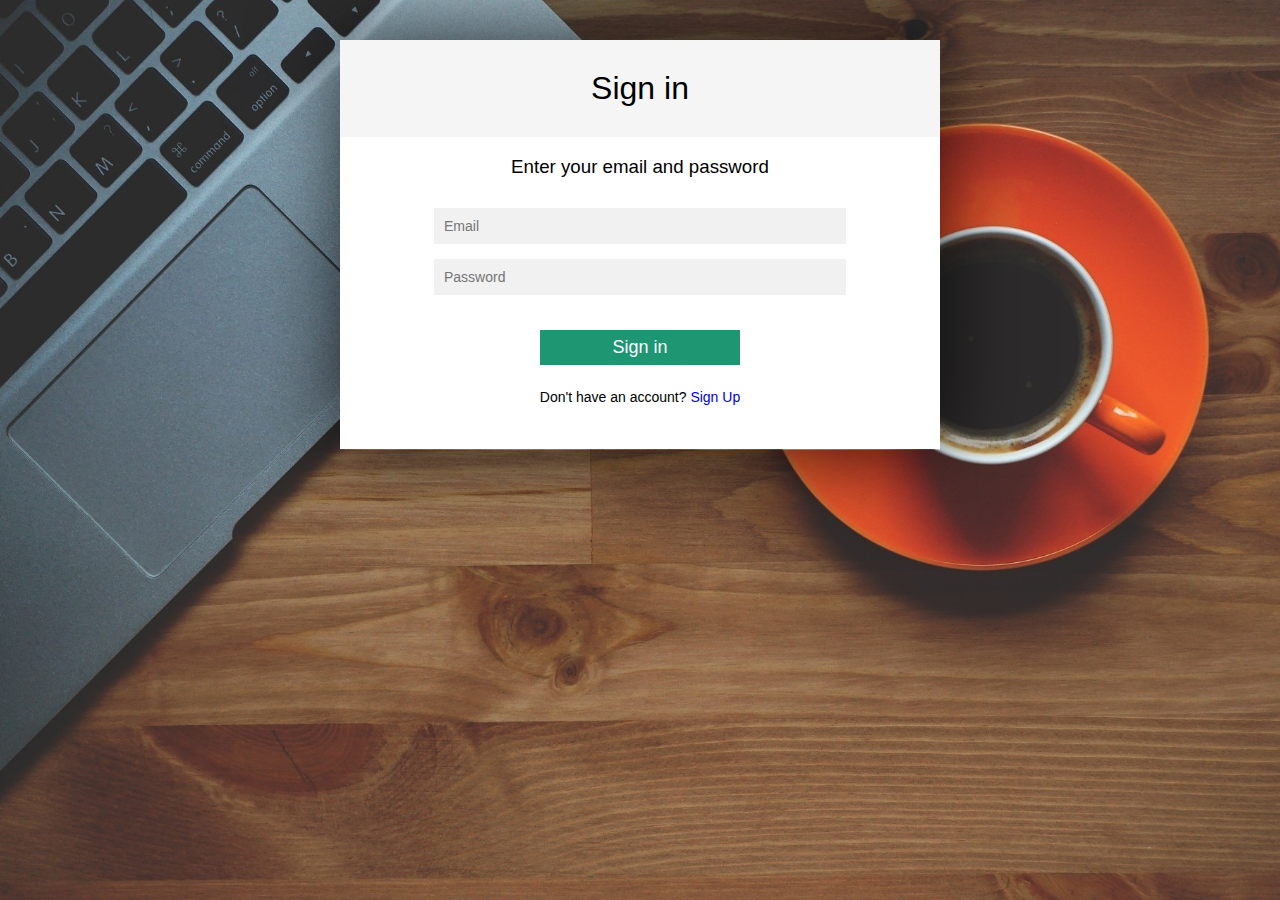
<file: index.html>
<!DOCTYPE html>
<html lang="en">

<head>
  <meta charset="UTF-8">
  <meta name="viewport" content="width=device-width, initial-scale=1.0">
  <meta http-equiv="X-UA-Compatible" content="ie=edge">
  <link href='https://fonts.googleapis.com/css?family=Roboto' rel='stylesheet'>
  <link rel="stylesheet" href="https://stackpath.bootstrapcdn.com/bootstrap/4.3.1/css/bootstrap.min.css" integrity="sha384-ggOyR0iXCbMQv3Xipma34MD+dH/1fQ784/j6cY/iJTQUOhcWr7x9JvoRxT2MZw1T"
    crossorigin="anonymous">
  <script src="js/jquery-2.1.4.min.js"></script>
  <link rel="stylesheet" href="css/homepage.css">
  <title>Home page</title>
</head>

<body>
  <div class="wrapper">
    <header>
      <div class="navig">
        <img src="img/logo.png" height="60" alt="LOGO">
      </div>
      <a href="profile.html" id="name">
      </a>
      <div class="right">
        <a href="about/index.html" class="about">About us</a>
        <div onclick="logout()" class="logout">Logout</div>
      </div>
    </header>
    <div class="container" id="disableMessage" style="display: none">
      <h1>You are blocked!</h1>
    </div>
    <div id="mainContent">
      <section id="select">
        <div class="container">
          <div class="select">
            <div onclick="select(0)" class="selectBtn selectBtn_active">Smart Tasks</div>
            <div onclick="select(1)" class="selectBtn ">Schedule</div>
          </div>
        </div>
      </section>
      <section id="tasks">
        <div class="container">
          <a href="addTask.html" id="addBtn" style="display: none" class="addBtn">Add task</a>
          <div class="tasks">
            <table id="task_table">
              <thead>
                <tr class="head">
                  <th>Subject name</th>
                  <th>Task</th>
                  <th>Deadline</th>
                  <th>Completed</th>
                </tr>
              </thead>
            </table>
          </div>
        </div>
      </section>
      <section id="schedule" style="display: none">
        <div class="container">
          <div class="schedule">
            <div class="loader" id="loader" style="display: none"></div>
            <div class="buttons">
              <button id="btn1" class="button">Monday</button>
              <button id="btn2" class="button">Tuesday</button>
              <button id="btn3" class="button">Wednesday</button>
              <button id="btn4" class="button">Thursday</button>
              <button id="btn5" class="button">Friday</button>
              <button id="btn6" class="button">Saturday</button>
            </div>
            <table class="schedule_table" id="1">

              <tr class="head">
                <th>Time</th>
                <th>Subject</th>
                <th>Places</th>
              </tr>

            </table>
            <table class="schedule_table" id="2">
              <tr class="head">
                <th>Time</th>
                <th>Subject</th>
                <th>Places</th>
              </tr>
            </table>
            <table class="schedule_table" id="3">
              <tr class="head">
                <th>Time</th>
                <th>Subject</th>
                <th>Places</th>
              </tr>
            </table>
            <table class="schedule_table" id="4">
              <tr class="head">
                <th>Time</th>
                <th>Subject</th>
                <th>Places</th>
              </tr>
            </table>
            <table class="schedule_table" id="5">
              <tr class="head">
                <th>Time</th>
                <th>Subject</th>
                <th>Places</th>
              </tr>
            </table>
            <table class="schedule_table" id="6">
              <tr class="head">
                <th>Time</th>
                <th>Subject</th>
                <th>Places</th>
              </tr>
            </table>
          </div>
        </div>
      </section>
      <div class="push"></div>
    </div>
  </div>
  <footer>
    ©Copyright 2020, Created By Yessentay and Anelya
  </footer>
  <script src="js/home.js"></script>
</body>

</html>
</file>
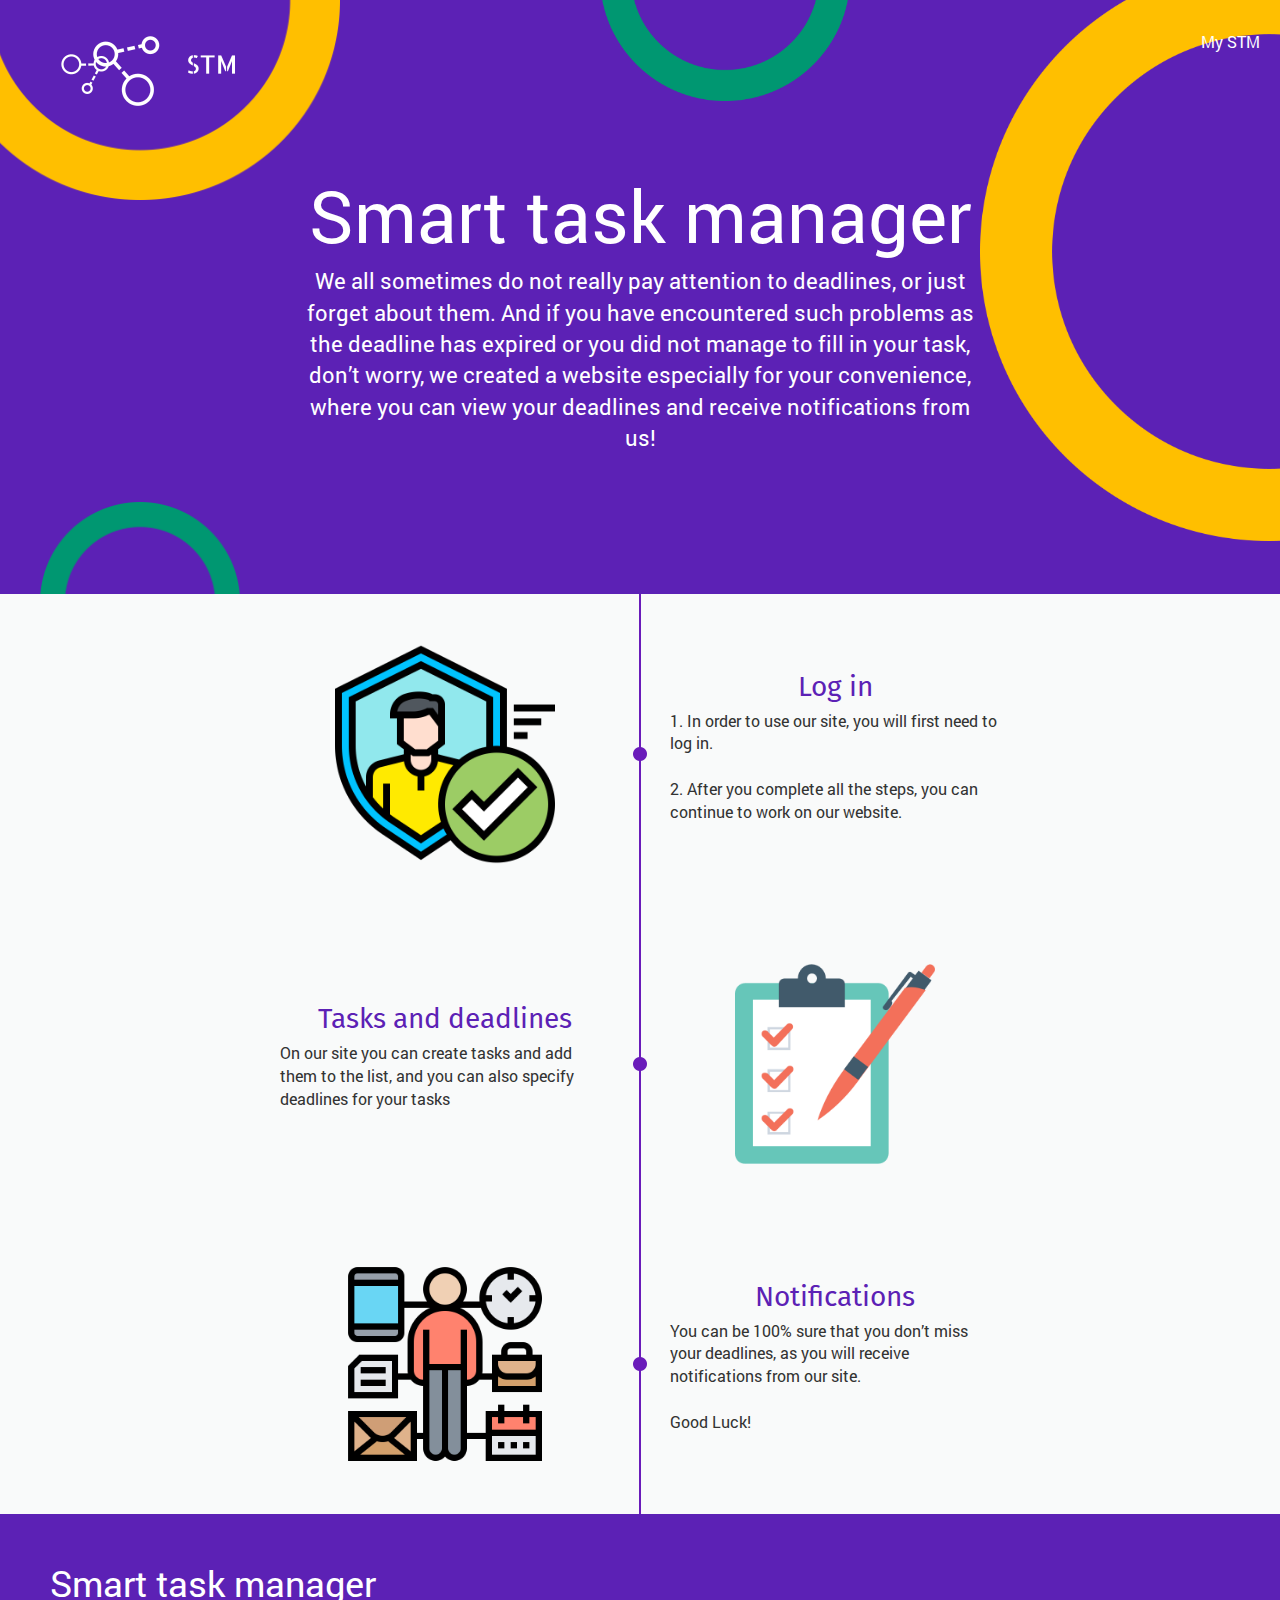
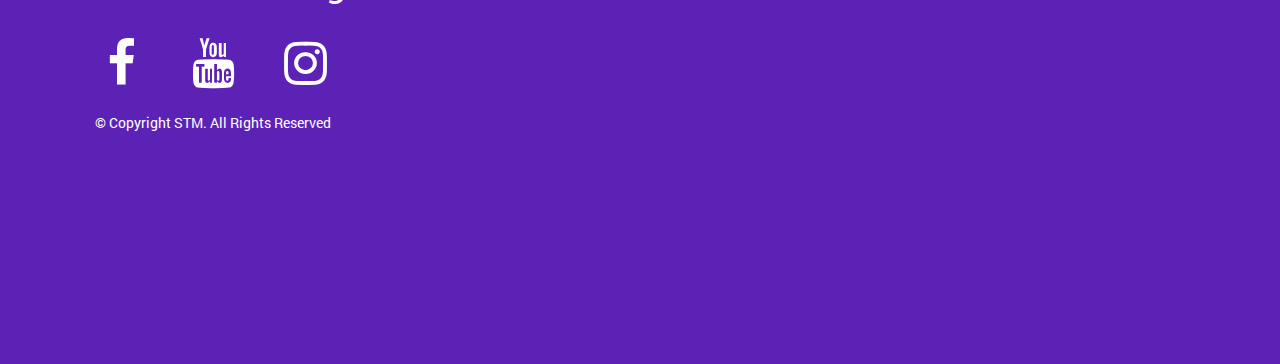
<file: about/index.html>
<!DOCTYPE html>
<html lang="en">

<head>
    <meta charset="UTF-8">
    <meta name="viewport" content="width=device-width, initial-scale=1">
    <title>About us </title>
    <link rel="stylesheet" href="https://cdnjs.cloudflare.com/ajax/libs/font-awesome/4.7.0/css/font-awesome.min.css">
    <script src="https://ajax.googleapis.com/ajax/libs/jquery/3.1.1/jquery.min.js"></script>
    <script src="http://api-maps.yandex.ru/2.1/?lang=ru_RU" type="text/javascript"></script>
    <link href="css/bootstrap.min.css" rel="stylesheet">
    <link rel="stylesheet" href="css/style.css">
    <script src="textyle.js"></script>

    <script>
        $('.s-text').textyle({
            duration: 500
        });
    </script>
</head>

<body>

    <div class="header" id="#box">
        <img src="images/shape1.png" width="400" class="shape1" alt="">
        <img src="images/shape2.png" width="300" class="shape2" alt="">
        <img src="images/shape3.png" width="250" class="shape3" alt="">
        <img src="images/shape4.png" width="200" class="shape4" alt="">
        <div class="container-fluid">

            <div class=" clearfix">
                <a href="" id="btnd" class="logotype">
                    <img src="../img/logo.png" alt="">
                </a>
                <div style="z-index: 1;" class="link">
                    <span>
                        <a href="../index.html">My STM</a>
                    </span>
                </div>
                <div class="pull-right menu-sm">
                </div>
            </div>
            <div class="main-text">
                <h1 class="s-text">Smart task manager</h1>
                <p>We all sometimes do not really pay attention to deadlines, or just forget about them. And if you have encountered
                    such problems as the deadline has expired or you did not manage to fill in your task, don’t worry, we
                    created a website especially for your convenience, where you can view your deadlines and receive notifications
                    from us! </p>
            </div>

        </div>

    </div>


    <div class="content">
        <div class="container-fluid">
            <div class="row">
                <div class="container">
                    <div class="row">

                        <div class="col-md-offset-2 col-md-8 center-content">
                            <div class="row ">

                                <div class="col-md-6 col-sm-6 text-center service-div-margin">
                                    <img class="Inspektor" src="images/Inspektor.png" alt="">
                                </div>

                                <div class="col-md-6 col-sm-6">
                                    <div class="text-service">
                                        <p class="title-service">Log in</p>
                                        <p>1. In order to use our site, you will first need to log in.

                                            <br>
                                            <br> 2. After you complete all the steps, you can continue to work on our website.
                                            <br>

                                        </p>
                                    </div>
                                </div>
                            </div>
                            <div class="row">

                                <div class="col-md-6 col-sm-6 hidden-xs">
                                    <div class="text-service text-right">
                                        <p class="title-service">Tasks and deadlines</p>
                                        <p style="text-align: left;">
                                            On our site you can create tasks and add them to the list, and you can also specify deadlines for your tasks
                                            <br>

                                        </p>
                                    </div>
                                </div>

                                <div class="col-md-6 col-sm-6 text-center">
                                    <img class="card" src="images/creditCard.png" alt="">
                                </div>

                                <div class="col-md-6 col-sm-6 hidden-lg hidden-md hidden-sm">
                                    <div class="text-service">
                                        <p class="title-service">Notifications</p>
                                        <p>
                                            You can be 100% sure that you don’t miss your deadlines, as you will receive notifications from our site.
                                            <br>

                                        </p>
                                    </div>
                                </div>
                            </div>

                            <div class="row ">

                                <div class="col-md-6 col-sm-6 text-center">
                                    <img class="chek" src="images/chek.png" alt="">
                                </div>

                                <div class="col-md-6 col-sm-6">
                                    <div class="text-service">
                                        <p class="title-service">Notifications</p>
                                        <p>

                                            You can be 100% sure that you don’t miss your deadlines, as you will receive notifications from our site.
                                            <br>


                                            <br> Good Luck!
                                        </p>
                                    </div>

                                </div>
                            </div>

                        </div>

                    </div>
                </div>
            </div>
        </div>
    </div>

    <div class="footer">
        <div class="container-fluid">
            <div class="row">
                <div class="col-md-4">
                    <h1>Smart task manager</h1>
                    <div>
                        <a href="#" class="fa fa-facebook"></a>
                        <a href="#" class="fa fa-youtube"></a>
                        <a href="#" class="fa fa-instagram"></a>
                        <br>
                        <span>&copy; Copyright STM. All Rights Reserved</span>
                    </div>
                </div>
                <div class="col-md-8">
                    <div id="map-canvas" style="height: 400px;">

                    </div>
                </div>
            </div>
        </div>
    </div>

    <script>
        $(document).ready(function () {
            $("btnd").click(function () {
                $("btnd").animate({ left: '250px' });
            });
        });
    </script>

    <script>
        $(document).ready(function () {
            ymaps.ready(function () {
                var myMap = new ymaps.Map('map-canvas', {
                    center: [43.235095, 76.909906],
                    zoom: 18,
                    controls: []
                });
                myPlacemark = createPlacemark([43.235095, 76.909906]);
                myMap.geoObjects.add(myPlacemark);
                myMap.behaviors.disable('scrollZoom');
                myMap.controls.add(new ymaps.control.ZoomControl({ options: { position: { right: 10, top: 90 } } }));
            });
            function createPlacemark(coords) {
                return new ymaps.Placemark(coords, {
                    iconCaption: 'поиск...'
                }, {
                        iconLayout: 'default#image',
                        iconImageHref: 'images/mapIcon.png',
                        iconImageSize: [50, 50],
                        iconImageOffset: [-15, -50],
                        draggable: false
                    });
            }
        });

    </script>
</body>

</html>
</file>
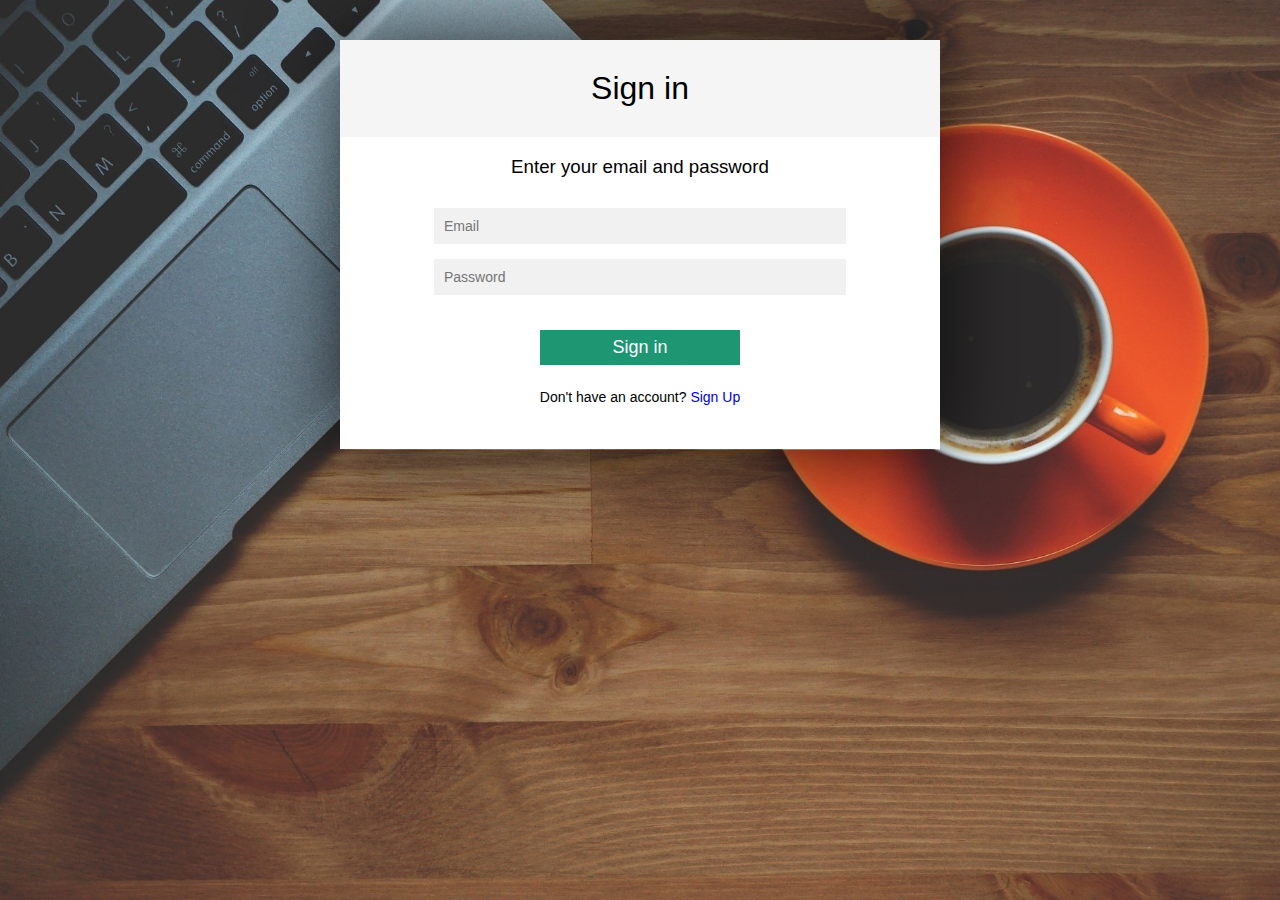
<file: addTask.html>
<!DOCTYPE html>
<html lang="en">

<head>
  <meta charset="UTF-8">
  <meta name="viewport" content="width=device-width, initial-scale=1.0">
  <meta http-equiv="X-UA-Compatible" content="ie=edge">
  <link href='https://fonts.googleapis.com/css?family=Roboto' rel='stylesheet'>
  <link rel="stylesheet" href="https://stackpath.bootstrapcdn.com/bootstrap/4.3.1/css/bootstrap.min.css" integrity="sha384-ggOyR0iXCbMQv3Xipma34MD+dH/1fQ784/j6cY/iJTQUOhcWr7x9JvoRxT2MZw1T"
    crossorigin="anonymous">
  <script src="js/jquery-2.1.4.min.js"></script>
  <link rel="stylesheet" href="css/addTask.css">
  <title>Add task</title>
</head>

<body>
  <header>
    <a class="homeBtn" href="index.html">Home page</a>
    <h2>Add Task</h2>
    <div onclick="logout()" class="logout">Logout</div>
  </header>
  <div class="container">
    <form>
      <div class="form-group">
        <label for="exampleFormControlInput1">Course</label>
        <input type="text" class="form-control" id="course" readonly>
      </div>
      <div class="form-group">
        <label for="exampleFormControlInput1">Specialty</label>
        <input type="text" class="form-control" id="specialty" readonly>
      </div>
      <div class="form-group">
        <label for="exampleFormControlInput1">Group</label>
        <input type="text" class="form-control" id="group" readonly>
      </div>
      <div class="form-group">
        <label for="exampleFormControlInput1">Subject name</label>
        <input type="text" class="form-control" id="subname">
      </div>
      <div class="form-group">
        <label for="exampleFormControlInput1">Task name</label>
        <input type="text" class="form-control" id="tname">
      </div>
      <div class="form-group">
        <label for="exampleFormControlInput1">Deadline</label>
        <input type="datetime-local" class="form-control" id="time">
      </div>
      <button class="addBtn" type="button" onclick="addTask()">Add task</button>
    </form>
  </div>
  <script src="js/addTask.js"></script>
</body>

</html>
</file>
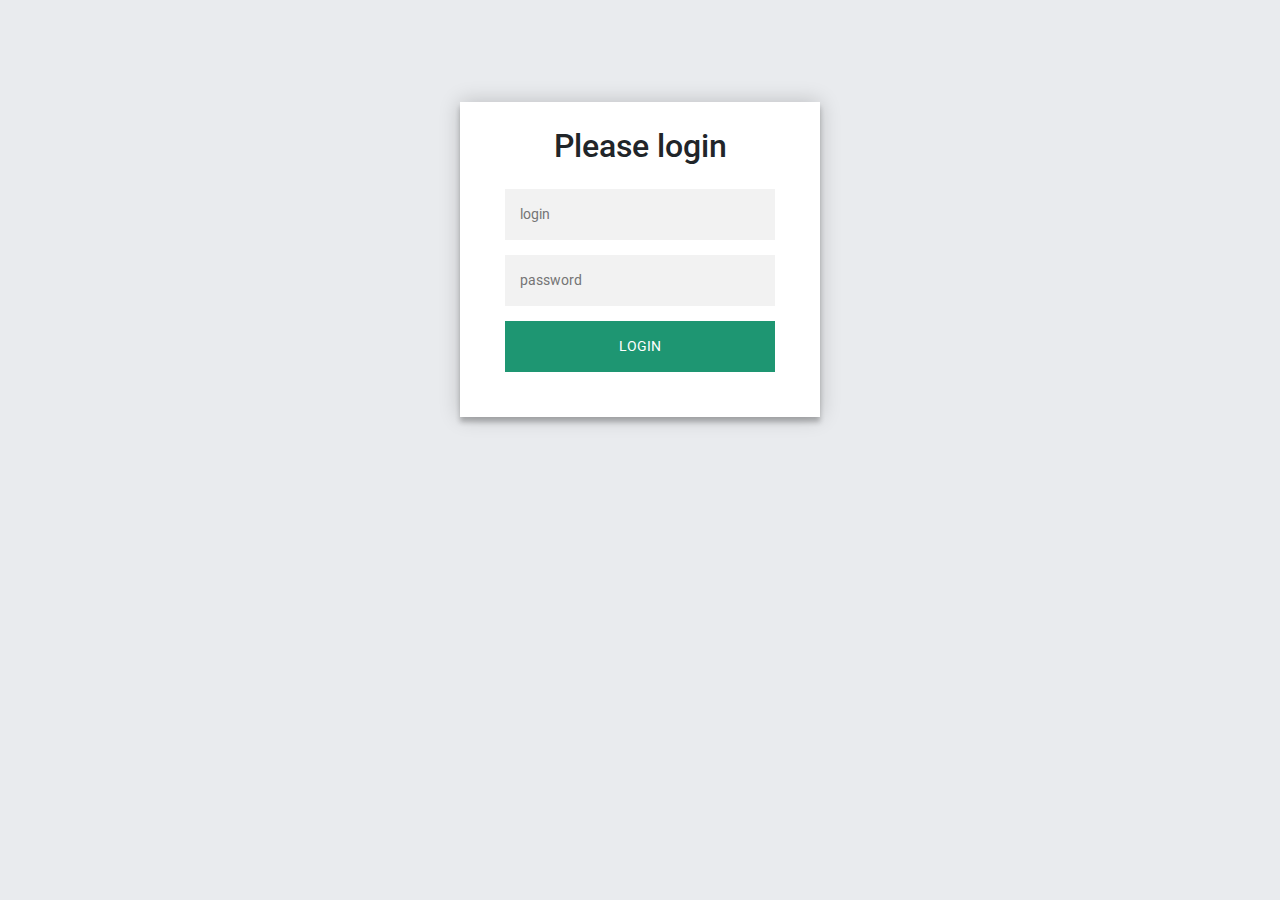
<file: admin.html>
<!DOCTYPE html>
<html lang="en">

<head>
  <meta charset="UTF-8">
  <meta name="viewport" content="width=device-width, initial-scale=1.0">
  <meta http-equiv="X-UA-Compatible" content="ie=edge">
  <link href='https://fonts.googleapis.com/css?family=Roboto' rel='stylesheet'>
  <link rel="stylesheet" href="https://stackpath.bootstrapcdn.com/bootstrap/4.3.1/css/bootstrap.min.css" integrity="sha384-ggOyR0iXCbMQv3Xipma34MD+dH/1fQ784/j6cY/iJTQUOhcWr7x9JvoRxT2MZw1T"
    crossorigin="anonymous">
  <script src="https://code.jquery.com/jquery-3.2.1.slim.min.js" integrity="sha384-KJ3o2DKtIkvYIK3UENzmM7KCkRr/rE9/Qpg6aAZGJwFDMVNA/GpGFF93hXpG5KkN"
    crossorigin="anonymous"></script>
  <script src="https://cdnjs.cloudflare.com/ajax/libs/popper.js/1.12.9/umd/popper.min.js" integrity="sha384-ApNbgh9B+Y1QKtv3Rn7W3mgPxhU9K/ScQsAP7hUibX39j7fakFPskvXusvfa0b4Q"
    crossorigin="anonymous"></script>
  <script src="https://maxcdn.bootstrapcdn.com/bootstrap/4.0.0/js/bootstrap.min.js" integrity="sha384-JZR6Spejh4U02d8jOt6vLEHfe/JQGiRRSQQxSfFWpi1MquVdAyjUar5+76PVCmYl"
    crossorigin="anonymous"></script>


  <script src="js/jquery-2.1.4.min.js"></script>
  <link rel="stylesheet" href="css/admin.css">
  <title>Admin Panel</title>
</head>

<body>
  <div id="loginForm" class="login-page">
    <div class="form">
      <h2>Please login</h2>
      <div class="login-form">
        <input type="text" id="login" placeholder="login" autocomplete="off" />
        <input type="password" id="password" placeholder="password" autocomplete="off" />
        <button onclick="login()">login</button>
      </div>
    </div>
  </div>
  <div id="auth" style="display: none">
    <header>
      <a class="homeBtn" href="index.html">Home page</a>
      <h2>Admin panel</h2>
      <div onclick="logout()" class="logout">Logout</div>
    </header>
    <div class="container">
      <a href="signup.html" class="btn btn-primary create">Create</a>
      <div class="modal fade" id="exampleModal" tabindex="-1" role="dialog" aria-labelledby="exampleModalLabel" aria-hidden="true">
        <div class="modal-dialog" role="document">
          <div class="modal-content">
            <div class="modal-header">
              <h5 class="modal-title" id="exampleModalLabel">Update user</h5>
              <button type="button" class="close" data-dismiss="modal" aria-label="Close">
                <span aria-hidden="true">&times;</span>
              </button>
            </div>
            <div class="modal-body">
              <div id="update">
                <form>
                  <div class="form-group">
                    <label for="exampleFormControlInput1">Email</label>
                    <input type="text" class="form-control" id="u_email" readonly>
                  </div>
                  <div class="form-group">
                    <label for="exampleFormControlInput1">Name</label>
                    <input type="text" class="form-control" id="u_name">
                  </div>
                </form>
              </div>
            </div>
            <div class="modal-footer">
              <button type="button" class="btn btn-secondary" data-dismiss="modal">Close</button>
              <button type="button" onclick="save()" class="btn btn-primary">Save changes</button>
            </div>
          </div>
        </div>
      </div>


      <table id="admin">
        <thead>
          <tr id="head">
            <th>Name</th>
            <th>Surname</th>
            <th>Email</th>
            <th>Course</th>
            <th>Specialty</th>
            <th>Group</th>
            <th>Ban</th>
            <th>Teamleader</th>
            <th>Update</th>
            <th>Delete</th>

          </tr>
        </thead>
      </table>
    </div>
  </div>
  <script src="js/admin.js"></script>
</body>

</html>
</file>
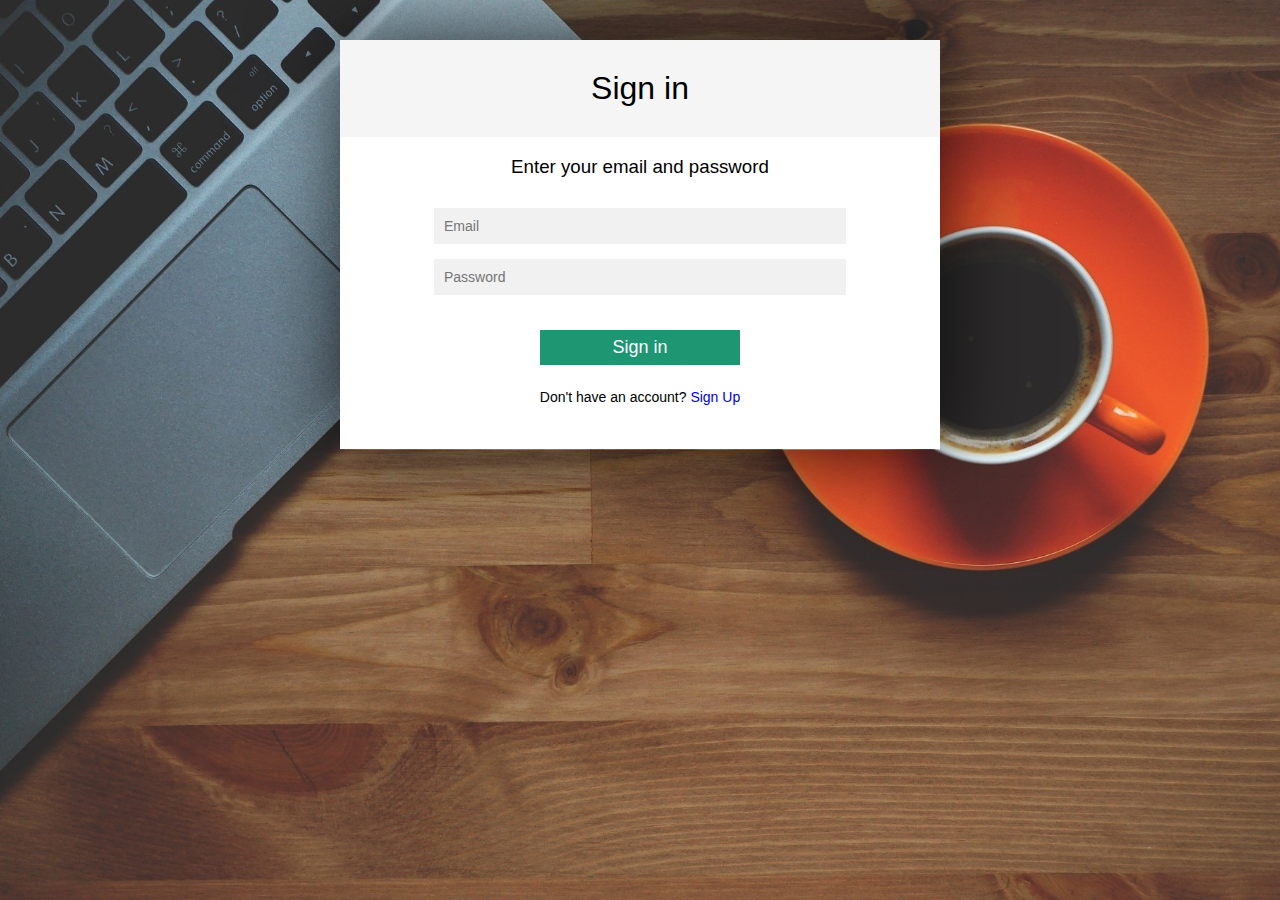
<file: login.html>
<!DOCTYPE html>
<html lang="en">

<head>
  <meta charset="UTF-8">
  <meta name="viewport" content="width=device-width, initial-scale=1.0">
  <meta http-equiv="X-UA-Compatible" content="ie=edge">

  <script src="https://ajax.googleapis.com/ajax/libs/jquery/3.1.1/jquery.min.js"></script>
  <link rel="stylesheet" href="css/signup.css">
  <title>Sign up</title>
</head>

<body>
  <div class="container">
    <div class="wrapper_1">
      <h1 class="mainTitle">Sign in</h1>
      <form class="form-wrapper">
        <fieldset class="section is-active">
          <h3>Enter your email and password</h3>
          <p id="error_message"></p>
          <input type="text" name="email" id="email" placeholder="Email" autocomplete="off">
          <input type="password" name="password" id="password" placeholder="Password">
          <button onclick="login()" class="loginBtn" type="button">Sign in</button>
          <p class="auth_text">Don't have an account?
            <a href="signup.html">Sign Up</a>
          </p>
        </fieldset>

      </form>

    </div>
  </div>
  <script src="js/login.js"></script>
</body>

</html>
</file>
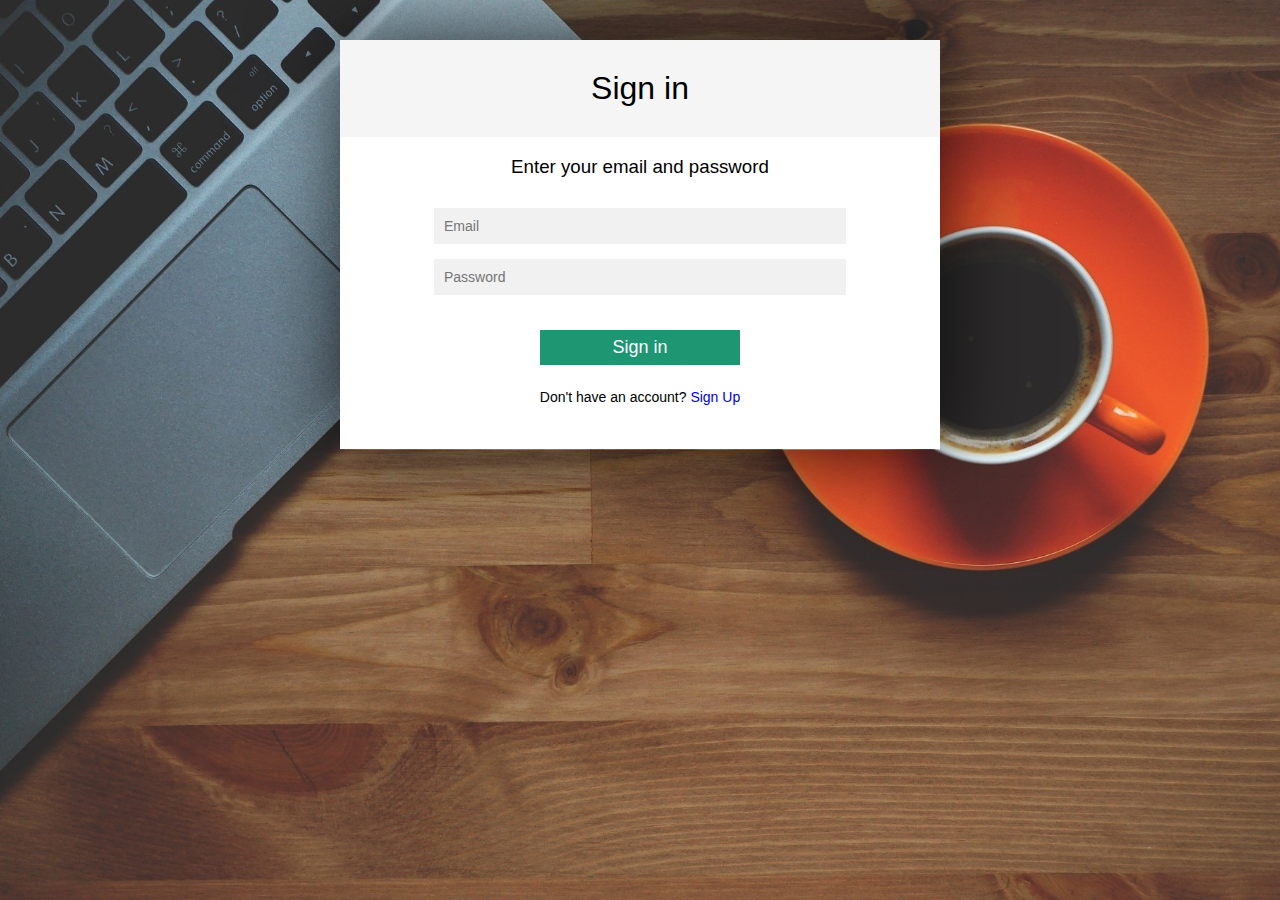
<file: profile.html>
<!DOCTYPE html>
<html lang="en">

<head>
  <meta charset="UTF-8">
  <meta name="viewport" content="width=device-width, initial-scale=1.0">
  <meta http-equiv="X-UA-Compatible" content="ie=edge">
  <link href='https://fonts.googleapis.com/css?family=Roboto' rel='stylesheet'>
  <link rel="stylesheet" href="https://stackpath.bootstrapcdn.com/bootstrap/4.3.1/css/bootstrap.min.css" integrity="sha384-ggOyR0iXCbMQv3Xipma34MD+dH/1fQ784/j6cY/iJTQUOhcWr7x9JvoRxT2MZw1T"
    crossorigin="anonymous">
  <script src="js/jquery-2.1.4.min.js"></script>
  <link rel="stylesheet" href="css/proflie.css">
  <title>Profile</title>
</head>

<body>
  <header>
    <a class="homeBtn" href="index.html">Home page</a>
    <h2>Profile</h2>
    <div onclick="logout()" class="logout">Logout</div>
  </header>
  <div class="container">
    <h1 id="fullname"></h1>
    <p id="info"></p>
    <button id="requestBtn" onclick="request()">Request permission to add tasks</button>
  </div>

  <footer>
    ©Copyright 2020, Created By Yessentay and Anelya
  </footer>
  <script src="js/proflie.js"></script>
</body>

</html>
</file>
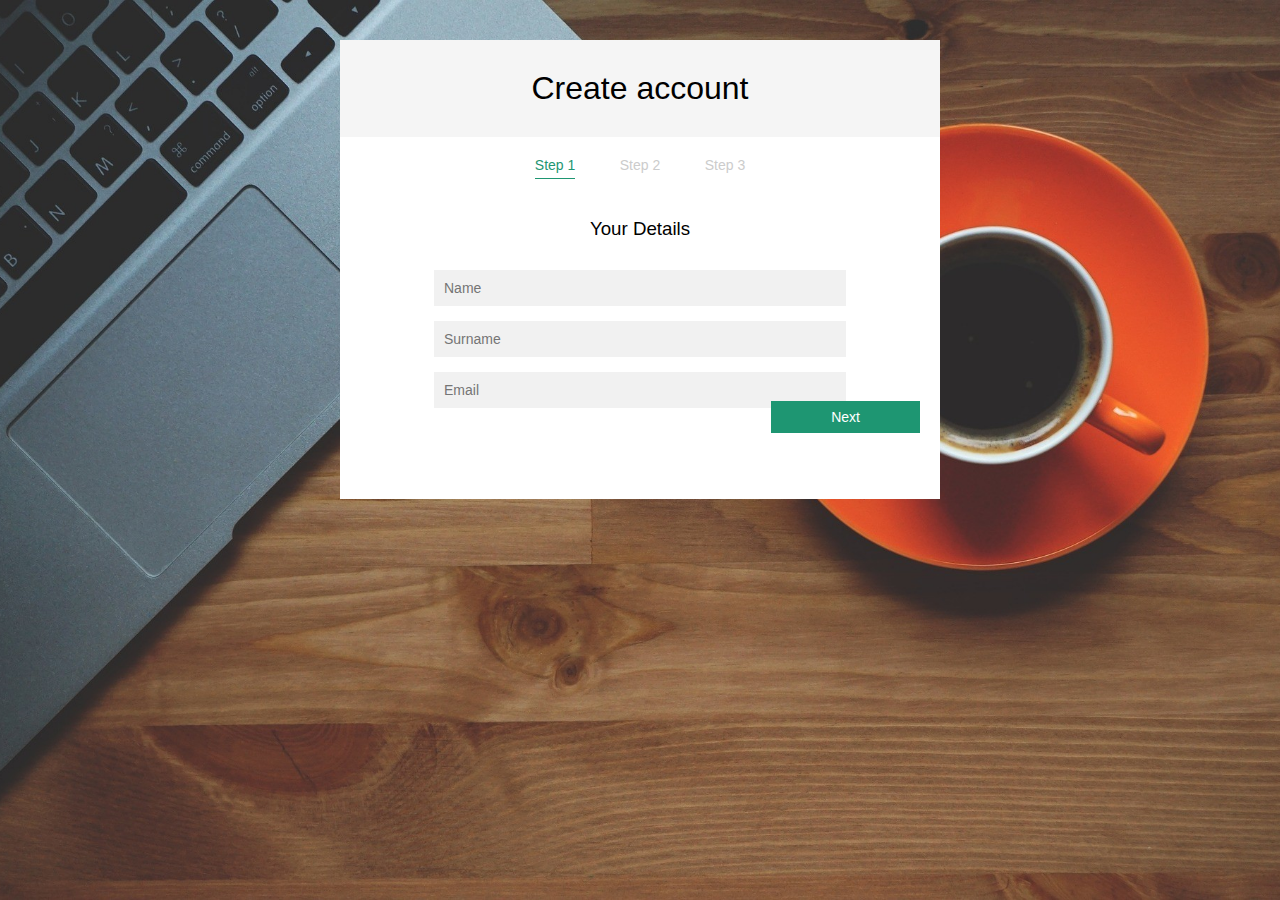
<file: signup.html>
<!DOCTYPE html>
<html lang="en">

<head>
  <meta charset="UTF-8">
  <meta name="viewport" content="width=device-width, initial-scale=1.0">
  <meta http-equiv="X-UA-Compatible" content="ie=edge">

  <script src="https://ajax.googleapis.com/ajax/libs/jquery/3.1.1/jquery.min.js"></script>
  <link rel="stylesheet" href="css/signup.css">
  <title>Sign up</title>
</head>

<body>

  <div class="container">
    <div class="wrapper_2">
      <h1 class="mainTitle">Create account</h1>
      <ul class="steps">
        <li class="step is-active">Step 1</li>
        <li class="step">Step 2</li>
        <li class="step">Step 3</li>
      </ul>
      <form class="form-wrapper">
        <fieldset class="section is-active">
          <h3>Your Details</h3>
          <input type="text" name="name" id="name" placeholder="Name" autocomplete="off">
          <input type="text" name="surname" id="surname" placeholder="Surname" autocomplete="off">
          <input type="text" name="email" id="email" placeholder="Email">
          <div onclick="next('step1')" class="button">Next</div>
        </fieldset>
        <fieldset class="section">
          <div class="loader" id="loader" style="display: none"></div>
          <h3>Your Group</h3>
          <div id="selects">
            <select name="course" id="course" onchange="selectCourse()">
              <option value="none">Select course</option>
              <option value="1">1 course</option>
              <option value="2">2 course</option>
              <option value="3">3 course</option>
              <option value="4">4 course</option>
            </select>
            <select name="specialty" id="specialty" onchange="selectSpecialty()" style="display: none">
            </select>
            <select name="group" id="group" onchange="selectGroup()" style="display: none">
            </select>
          </div>
          <div onclick="next('step2')" class="button">Next</div>
        </fieldset>
        <fieldset class="section">
          <h3>Choose a Password</h3>
          <input type="password" name="password" id="password" placeholder="Password">
          <input type="password" name="password2" id="password2" placeholder="Re-enter Password">
          <div onclick="next('step3')" class="button">Sign Up</div>
        </fieldset>
      </form>
    </div>
  </div>
  <script src="js/signup.js"></script>
</body>

</html>
</file>
<file: css/homepage.css>
body{
  margin: 0;
  padding: 0;
  font-family: 'Roboto';
  background-color: #E9EBEE
}
html, body {
  height: 100%;
}
.wrapper {
  min-height: 100%;
  height: auto !important;
  height: 100%;
  margin: 0 auto -60px; 
}
.push{
  height: 60px;
}

.addBtn{
  padding-top: 4px;
  text-align: center;
  display: block;
  width: 200px;
  height: 35px;
  color: #fff;
  background-color: #28a745;
  border: none;
  margin: 10px 0;
  border-radius: 5px;  
}
.addBtn:hover{
  color: #fff;
  background-color: #28a745;
  text-decoration: none;
  opacity: 0.9;
}

header{
  min-height: 70px;
  /* background-color: #3672F8; */
  background: #1e9672;
  display: flex;
  justify-content: space-between;
  position: relative;
  padding: 0 50px;
}
#page-container {
  position: relative;
  min-height: 100vh;
}
#name{
  color: #fff;
  font-size: 30px;
  padding: 10px 0;
  text-align: center;
  margin: 0 auto;
  font-weight: 500
}
#name:hover{
  text-decoration: none;
  opacity: 0.8;
}
.navig{
  width: 160px;
}
.right{
  display: flex;
}
.about{
  padding: 10px 0;
  color: #fff;
    text-decoration: none;
    margin-top: 11px;
    margin-right: 15px;
}
.about:hover{
  color: #fff;
  text-decoration: none;
  opacity: 0.85;
}
.logout{
  background-color: #fff;
  width: 140px;
  text-align: center;
  height: 40px;
  margin-top: 15px;
  padding-top: 7px;
  border-radius: 10px;
  cursor: pointer;
  color: #000;
  text-decoration: none;
}
.logout:hover{
  opacity: 0.85;
}

.select{
  display: flex;
  justify-content: space-between;
  margin: 15px 0;
}
.selectBtn{
  width: 49%;
  background-color: #fff;
  text-align: center;
  height: 50px;
  font-size: 25px;
  display: flex;
  align-self: center;
  align-items: center;
  justify-content: center;
  border-radius: 10px;
  cursor: pointer;
}
.selectBtn_active{
  /* background-color: #3672F8; */
  background: #F3BE00;
  color: #fff; 
  cursor: default;
}


.tasks{
  background-color: #fff;
}
#task_table{
  width: 100%;
}
#task_table th:nth-child(3){
  width: 155px;
}
#task_table th:nth-child(4){
  width: 155px;
}
#task_table th,td{
  border: 1px solid #000;
  text-align: center;
  padding: 10px 0;
}
.completedBtn{
  background-color: red;
  border: none;
  padding: 5px 10px;
  color: #fff;
}

#schedule, #tasks{
  padding-bottom: 80px;
  min-height: 100%;
}

.schedule{
  background-color: #fff;
  position: relative;
}

.buttons{
  display: grid;
  grid-template-columns: repeat(6, 1fr);
  grid-gap: 15px;
  align-items: center;
  margin: 20px 0 0 ;
  padding: 20px 10px;
  border: 1px solid #000;
  border-bottom: transparent;
}
.button{
  border: #1e9672 solid 2px;
  background-color: transparent;
  color: rgba(24, 33, 83, 1);
  padding: 7px 0;
  width: 165px;
  border-radius: 10px;
  font-size: 18px;

}
.buttonActive{
  background-color: #1e9672;
  color: #fff;
  
}
.button:focus{
  outline: none;
}

.schedule_table {
  width: 100%;
  display: none;
}

.schedule_table  th,td {
  border: 1px solid #000;
  text-align: center;
  padding: 10px;
}
.schedule_table  th {
  font-weight: normal;
  border: rgba(24, 33, 83, 1) solid 1px;;
  max-width: 50px;
}
.schedule_table  td {
  font-size:18px;
  font-weight: bold;
  text-align: left;
  line-height: 1.4;
  border-radius: 0.2rem;
  transition: opacity 0.3s ease;
}
.schedule_table  td > span {
  font-size: 18px;
  font-weight: normal;
  display: block;
  width: 100%;
  color:  rgba(24, 33, 83, 1)
}
.schedule_table td:nth-child(3){
  width: 175px;
  text-align: center;
}
.schedule_table td:nth-child(1){
  width: 200px;
  text-align: center;
}


footer{
  color: #fff;
  /* background-color: #3672F8; */
  background: #1e9672;
  text-align: center;
  height: 60px;
  font-size: 18px;
  padding-top: 15px;
}

.loader {
  position: absolute;
  top: 0;
  bottom: 0;
  right: 0;
  left: 0;
  margin: auto;
  border: 8px solid #f3f3f3;
  border-radius: 50%;
  border-top: 8px solid #F3BE00;
  width: 50px;
  height: 50px;
  -webkit-animation: spin 2s linear infinite; /* Safari */
  animation: spin 2s linear infinite;
}
@-webkit-keyframes spin {
  0% { -webkit-transform: rotate(0deg); }
  100% { -webkit-transform: rotate(360deg); }
}

@keyframes spin {
  0% { transform: rotate(0deg); }
  100% { transform: rotate(360deg); }
}

@media (max-width: 768px){
  .navig{
    display: none;
  }
  header{
    padding: 0 10px;
  }
  #name{
    top: 0;
    position: relative;
    padding: 17px 0;
    font-size: 22px;
  }
  .selectBtn{
    font-size: 18px;
  }
  .about{
    display: none;
  }
  .buttons{
    grid-template-columns: 1fr 1fr;
  }
  .button{
    width: 150px;
  }
  footer{
    font-size: 15px;
  }
  .schedule_table{border: 1px #000 solid}
 .schedule_table td:nth-child(1) {
    width: auto;
  }
  table, thead, tbody, th, td, tr {
    display: block;
    text-align: left;
  }

  .head {
    position: absolute;
    top: -9999px;
    left: -9999px;
  }

  tr {
    margin: 20px 0 1rem 0;
    text-align: left;
  }
    
  tr:nth-child(odd) {
    background: #f5f5f5;
  }
  
  td {
    border: none;
    border-bottom: 1px solid #eee;
    position: relative;
    padding-left: 50% !important; 
    text-align: left !important;
  }

  td:before {
    position: absolute;
    top: 18px;
    left: 6px;
    width: 45%;
    padding-right: 10px;
    white-space: nowrap;
  } 
  .schedule_table td:nth-of-type(1):before { content: "Time:" }
  .schedule_table td:nth-of-type(2):before { content: "Subject:"; }
  .schedule_table td:nth-of-type(3):before { content: "Places:"; }

  #task_table td:nth-of-type(1):before { content: "Subject name:" }
  #task_table td:nth-of-type(2):before { content: "Task:" }
  #task_table td:nth-of-type(3):before { content: "Deadline:" }
  #task_table td:nth-of-type(4):before { content: "Completed:" }

}

@media (min-width: 768px){
  .buttons{
    grid-template-columns: 1fr 1fr 1fr;
  }
}

@media (min-width: 992px){
  .buttons{
    grid-template-columns: 1fr 1fr 1fr;
  }
}

@media (min-width: 1200px){
  .buttons{
    grid-template-columns: repeat(6,1fr);
  }
}
</file>
<file: about/css/style.css>
@font-face {
    font-family: 'Roboto Regular';
    src: url('../fonts/Roboto-Regular.ttf');
}

@font-face {
    font-family: 'Roboto Medium';
    src: url('../fonts/Roboto-Medium.ttf');
}

@font-face {
    font-family: 'FiraSans Regular';
    src: url('../fonts/FiraSans-Regular.otf');
}

body {
    font-family: 'Roboto Regular';
    background-color: #f9fafa
}

img {
    max-width: 100%;
}

.header {
    padding: 30px 30px 110px 30px;
    /* background-image: url(../../img/background.jpg); */
    background-color: #5c21b5;
    background-repeat: no-repeat;
    background-size: cover;
    min-height: 518px;
    background-position: center;
    position: relative;
}


.shape1{
    position: absolute;
    left: -60px;
    top: -200px;
}

.shape2{
    position: absolute;
    right: 0;
    bottom: 53px;
    z-index: 0;
}
.shape3{
    position: absolute;
    top: -30px;
    left: 600px;
}
.shape4{
    position: absolute;
    bottom:0;
    left: 40px;
}
.link {
    float: right;
    font-size: 16px;
    position: absolute;
    right: 20px
}

.link > span {
    margin-left: 25px;
    display: inline-block;
    vertical-align: middle;
}

.link span a,
.link span a:hover {
    color: #fff;
}

.logotype {
    float: left;
}


.main-text {
    max-width: 680px;
    margin: 70px auto 30px;
    text-align: center;
    color: #fff;
}

.main-text h1 {
    font-size: 72px;
}

.main-text p {
    font-size: 22px;
}

.bottom-text {
    max-width: 269px;
    color: #cccbcb;
    margin-top: 8px;
}

.center-content {
    background-image: url(../images/line2.png);
    background-repeat: repeat-y;
    background-position: center top;
}

.center-content .col-md-6 {
    padding: 50px 30px;
}

.center-content > .row {
    margin: 0px -15px;
    background: url(../images/pointer.png) no-repeat center;
    display: flex;
    align-items: center;
}
.text-service{
    font-size: 16px;
}
.title-service {
    color: #5c21b5;
    text-align: center;
    font-size: 28px;
    font-weight: 500;
    font-family: 'FiraSans Regular';
    line-height: 26px;
}
.Inspektor{
    width: 220px;
}
.chek{
    width: 200px;
}
.card{
    width: 200px;
}
.footer-menu a {
    padding: 0 15px;
    color: #fff;
    font-size: 16px;
}

.footer {
    background-color: #5c21b5;
    color: #fff;
    padding: 30px 0 20px;
    text-align: center;
}
.fa {
    padding: 20px;
    font-size: 50px;
    width: 85px;
    text-align: center;
    text-decoration: none;
    margin: 5px 2px;
    color: #fff
  }
  
  .fa:hover {
      opacity: 0.7;
      color: #f5f5f5;
      text-decoration: none;
  }
  
@media (min-width:1200px) {
    .menu-sm {
        display: none;
    }
}

@media (max-width:1200px) {
    .sm-hidden {
        display: none;
    }
    .shape1,.shape2,.shape3,.shape4{
        display: none;
    }
}

@media (max-width:767px) {
    .shape1,.shape2,.shape3,.shape4{
        display: none;
    }
    .header {
        padding: 10px;
        min-height: 300px;
    }
    .main-text h1 {
        font-size:45px;
    }
    .center-content {
        background: none;
        margin: 100px 0;
    }
    .center-content > .row {
        display: block;
        background: none;
    }
    .title-service {
        text-align: center;
        font-size: 24px;
    }
    .center-content .col-md-6 {
        padding: 15px 30px;
    }
    .center-content > .row {
        margin: 50px -15px;
    }
    .footer{
        text-align: left;
    }
    .footer-menu a{
        padding: 5px 0;
        display: block;
    }
    .main-text{
        margin: 30px auto;
    }
    .main-text p{
        font-size: 16px;
        line-height: 16px;
    }

	.service-div-margin{
		margin-top: 40px;
	}
}
</file>
<file: css/addTask.css>
body{
  margin: 0;
  padding: 0;
  font-family: 'Roboto';
  background-color: #f5f5f5
}
html, body {
  height: 100%;
}
header{
  min-height: 70px;
  background-color: #1e9672;
  display: flex;
  justify-content: space-between;
  position: relative;
  padding: 0 50px;
}


header h2{
  color: #fff;
  font-size: 30px;
  padding: 14px 0;
  text-align: center;
  margin: 0 auto;
  font-weight: 500
}
.homeBtn,.logout{
  background-color: #fff;
  width: 140px;
  text-align: center;
  height: 40px;
  margin-top: 15px;
  padding-top: 7px;
  border-radius: 10px;
  cursor: pointer;
  color: #000;
  text-decoration: none;
}
.homeBtn:hover,.logout:hover{
  opacity: 0.85;
  color: #000;
  text-decoration: none;
}

form{
  max-width: 700px;
  margin: 40px auto;
}

.addBtn{
  float: right;
  width: 300px;
  height: 40px;
  color: #fff;
  background-color: #1e9672;
  border: none;
  font-size: 20px;
  border-radius: 5px;
}

.error {
  position: relative;
  animation: shake .1s linear;
  animation-iteration-count: 3;
}

@keyframes shake {
  0% { left: -3px; }
  100% { right: -3px; }
}

@media (max-width: 768px){
  header{
    padding: 0 10px;
  }
  .homeBtn,.logout{
    width: 100px;
  }
  header h2{
    font-size: 25px;
    padding: 20px 0;
  }
  footer{
    font-size: 15px;
  }
  .addBtn {
    width: 100%;
  }
}
</file>
<file: css/admin.css>
body{
  margin: 0;
  padding: 0;
  background-color: #E9EBEE
}
.login-page {
  width: 360px;
  padding: 8% 0 0;
  margin: auto;
}
.form {
  position: relative;
  z-index: 1;
  background: #FFFFFF;
  max-width: 360px;
  margin: 0 auto 100px;
  padding: 15px 45px 45px;
  text-align: center;
  box-shadow: 0 0 20px 0 rgba(0, 0, 0, 0.2), 0 5px 5px 0 rgba(0, 0, 0, 0.24);
}
.form h2{
  padding: 10px 0 15px;
}
.form input {
  font-family: "Roboto", sans-serif;
  outline: 0;
  background: #f2f2f2;
  width: 100%;
  border: 0;
  margin: 0 0 15px;
  padding: 15px;
  box-sizing: border-box;
  font-size: 14px;
}
#update {

  text-align: left;
  background-color: #fff;
  padding: 15px 20px;
  margin-top: 20px;
}

.create{
  margin: 10px 0 0 0;
  color: #fff
}
.form button {
  font-family: "Roboto", sans-serif;
  text-transform: uppercase;
  outline: 0;
  background: #1e9672;
  width: 100%;
  border: 0;
  padding: 15px;
  color: #FFFFFF;
  font-size: 14px;
  -webkit-transition: all 0.3 ease;
  transition: all 0.3 ease;
  cursor: pointer;
}
.form button:hover,.form button:active,.form button:focus {
  opacity: 0.9;
  background: #1e9672
}


header{
  min-height: 70px;
  background-color: #1e9672;
  display: flex;
  justify-content: space-between;
  position: relative;
  padding: 0 50px;
}


header h2{
  color: #fff;
  font-size: 30px;
  padding: 12px 0;
  text-align: center;
  margin: 0 auto;
  font-weight: 500
}
.homeBtn,.logout{
  background-color: #fff;
  width: 140px;
  text-align: center;
  height: 40px;
  margin-top: 15px;
  padding-top: 7px;
  border-radius: 10px;
  cursor: pointer;
  color: #000;
  text-decoration: none;
}
.homeBtn:hover,.logout:hover{
  opacity: 0.85;
  color: #000;
  text-decoration: none;
}
table{
  margin-top: 20px;
  width: 100%;
  background-color: #fff;
  border-collapse: collapse
}

th,td{
  text-align: center;
  border: 1px solid #000;
  padding: 13px 0;
}
.btnDefault{
  background-color: #007bff
}
.btnDelete{
  background-color: #dc3545
}
.adminBtn{
  border:none;
  color: #fff;
  padding: 5px 10px;
  border-radius: 5px;
}
.adminBtn:hover{
  opacity: 0.9
}
.adminBtn:focus{
  outline: none;
}
@media (max-width: 768px){
  table, thead, tbody, th, td, tr {
    display: block;
    text-align: left
  }

  #head {
    position: absolute;
    top: -9999px;
    left: -9999px;
  }

  tr {
    margin: 20px 0 1rem 0;
  }
    
  tr:nth-child(odd) {
    background: #f5f5f5;
  }
  
  td {
    border: none;
    border-bottom: 1px solid #eee;
    position: relative;
    padding-left: 50% !important; 
  }

  td:before {
    position: absolute;
    top: 18px;
    left: 6px;
    width: 45%;
    padding-right: 10px;
    white-space: nowrap;
  } 
  td:nth-of-type(1):before { content: "Name:" }
  td:nth-of-type(2):before { content: "Surname:"; }
  td:nth-of-type(3):before { content: "Email:"; }
  td:nth-of-type(4):before { content: "Course:"; }
  td:nth-of-type(5):before { content: "Specialty:";}
  td:nth-of-type(6):before { content: "Group:"; }
  td:nth-of-type(7):before { content: "Ban:"; }
  td:nth-of-type(8):before { content: "Teamleader:"; }
  td:nth-of-type(9):before { content: "Update:"; }
  td:nth-of-type(10):before { content: "Delete:";}
  header{
    padding: 0 10px;
  }
  .homeBtn,.logout{
    width: 100px;
  }
  header h2{
    font-size: 25px;
    padding: 20px 0;
  }
}
</file>
<file: css/signup.css>
html, body{
  width: 100%;
  margin: 0;
  padding: 0;
  font-family: 'Open Sans', sans-serif;

}
body{
    background: url(../img/background.jpg) no-repeat center center fixed; 
    -webkit-background-size: cover;
    -moz-background-size: cover;
    -o-background-size: cover;
    background-size: cover;
 
}
h1, h2, h3, h4, h5 ,h6{
  font-weight: 200;
}

a{
  text-decoration: none;
}

p, li, a{
  font-size: 14px;
}

fieldset{
  margin: 0;
  padding: 0;
  border: none;
}

.mainTitle{
  background-color: #f5f5f5;
  margin: 0;
  padding: 30px 0;
  text-align: center;

}

/* COLUMNS */

.col {
	display: block;
	float:left;
	margin: 0 0 0 1.6%;
}

.col:first-of-type {
  margin-left: 0;
}

.container{
  width: 100%;
  max-width: 600px;
  margin: 40px auto;
  position: relative;
}

.row{
  padding: 20px 0;
}

/* CLEARFIX */

.cf:before,
.cf:after {
    content: " ";
    display: table;
}

.cf:after {
    clear: both;
}

.cf {
    *zoom: 1;
}
.wrapper_2{
  width: 100%;
  margin: 30px 0;
  height: 460px;
}

.wrapper_1{
  width: 100%;
  margin: 30px 0;
  height: 410px;
  box-shadow: 0px 0px 80px 0px rgba(0,0,0,0.8);
}

/* STEPS */

.steps{
  list-style-type: none;
  margin: 0;
  padding: 0;
  background-color: #fff;
  text-align: center;
  
}


.steps li{
  display: inline-block;
  margin: 20px;
  color: #ccc;
  padding-bottom: 5px;
}

.steps li.is-active{
  border-bottom: 1px solid #1e9672;
  color: #1e9672;
}

/* FORM */
.form-wrapper{

  position: relative;
}
.form-wrapper .section{
  padding: 0px 20px 30px 20px;
  box-sizing: border-box;
  background-color: #fff;
  opacity: 0;
  transform: scale(1, 0);
  transform-origin: top center;
  transition: all 0.5s ease-in-out;
  text-align: center;
  position: absolute;
  width: 100%;
  min-height: 300px
}

.form-wrapper .section h3{
  margin-bottom: 30px;
}

.form-wrapper .section.is-active{
  opacity: 1;
  transform: scale(1, 1);
}

.form-wrapper .button, .form-wrapper .submit{
  background-color: #1e9672;
  display: inline-block;
  padding: 8px 60px;
  color: #fff;
  cursor: pointer;
  font-size: 14px !important;
  font-family: 'Open Sans', sans-serif !important;
  position: absolute;
  right: 20px;
  bottom: 20px;
}

.form-wrapper .submit{
  border: none;
  outline: none;
  -webkit-box-sizing: content-box;
  -moz-box-sizing: content-box;
  box-sizing: content-box;
  -webkit-appearance: none;
  -moz-appearance: none;
  appearance: none;
}

.form-wrapper input[type="text"],
.form-wrapper input[type="password"],
select{
  display: block;
  padding: 10px;
  margin: 15px auto;
  background-color: #f1f1f1;
  border: none;
  width: 70%;
  outline: none;
  font-size: 14px !important;
  font-family: 'Open Sans', sans-serif !important;
}


.error {
  position: relative;
  animation: shake .1s linear;
  animation-iteration-count: 3;
}

@keyframes shake {
  0% { left: -3px; }
  100% { right: -3px; }
}

.loginBtn{
  width: 200px;
  height: 35px;
  border:none;
  background-color: #1e9672;
  color: #fff;
  font-size: 18px;
  font-weight: 500;
  margin-top: 20px;
  margin-bottom: 10px;  

}
#error_message{
  color: red;
}


.loader {
  position: absolute;
  top: 0;
  bottom: 0;
  right: 0;
  left: 0;
  margin: auto;
  border: 8px solid #f3f3f3;
  border-radius: 50%;
  border-top: 8px solid #F3BE00;
  width: 50px;
  height: 50px;
  animation: spin 2s linear infinite;
}

/* Safari */
@-webkit-keyframes spin {
  0% { -webkit-transform: rotate(0deg); }
  100% { -webkit-transform: rotate(360deg); }
}

@keyframes spin {
  0% { transform: rotate(0deg); }
  100% { transform: rotate(360deg); }
}

@media (max-width: 768px){
 
}
</file>
<file: css/proflie.css>
body{
  margin: 0;
  padding: 0;
  font-family: 'Roboto';
}
html, body {
  height: 100%;
}

header{
  min-height: 70px;
  background-color: #1e9672;
  display: flex;
  justify-content: space-between;
  position: relative;
  padding: 0 50px;
}


header h2{
  color: #fff;
  font-size: 30px;
  padding: 12px 0;
  text-align: center;
  margin: 0 auto;
  font-weight: 500
}
.homeBtn,.logout{
  background-color: #fff;
  width: 140px;
  text-align: center;
  height: 40px;
  margin-top: 15px;
  padding-top: 7px;
  border-radius: 10px;
  cursor: pointer;
  color: #000;
  text-decoration: none;
}
.homeBtn:hover,.logout:hover{
  opacity: 0.85;
  color: #000;
  text-decoration: none;
}

#fullname{
  color: #1e9672;
  margin-top: 20px;
  font-size: 50px;
}
#info{
  font-size: 20px;  
}

#requestBtn{
  width: 300px;
  height: 35px;
  border:none;
  color: #fff;
  border-radius: 5px;
}

footer{
  color: #fff;
  background-color: #1e9672;
  text-align: center;
  height: 60px;
  font-size: 18px;
  padding-top: 15px;
  position: fixed;
  bottom: 0;
  width: 100%;
}


@media (max-width: 768px){
  header{
    padding: 0 10px;
  }
  .homeBtn,.logout{
    width: 100px;
  }
  header h2{
    font-size: 25px;
    padding: 20px 0;
  }
  footer{
    font-size: 15px;
  }
}
</file>
